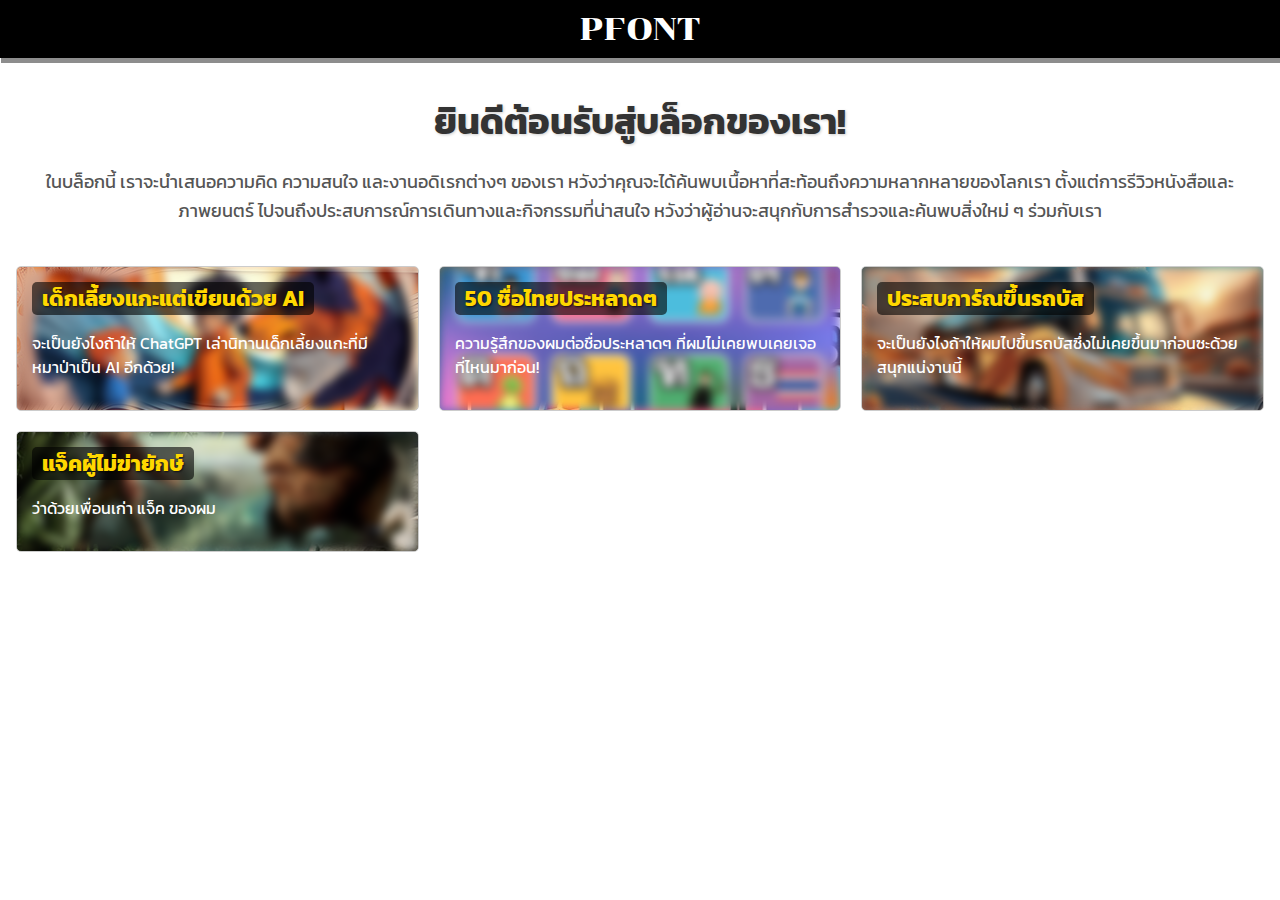
<file: index.html>
<!DOCTYPE html>
<html lang="en">
<head>
    <meta charset="UTF-8">
    <meta name="viewport" content="width=device-width, initial-scale=1.0">
    <link rel="stylesheet" href="style.css">
    <title>My Blog</title>

    <link rel="icon" href="book.ico" type="image/x-icon">
</head>
<body>
    <nav>
        <div class="nav-container">
            <div class="nav-title">PFONT</div>
            <!-- <a href="#contact" class="nav-link">Contact</a> -->
        </div>
    </nav>
    <main>
        <h1>ยินดีต้อนรับสู่บล็อกของเรา!</h1>
        <p class="intro-text">ในบล็อกนี้ เราจะนำเสนอความคิด ความสนใจ และงานอดิเรกต่างๆ ของเรา หวังว่าคุณจะได้ค้นพบเนื้อหาที่สะท้อนถึงความหลากหลายของโลกเรา ตั้งแต่การรีวิวหนังสือและภาพยนตร์ ไปจนถึงประสบการณ์การเดินทางและกิจกรรมที่น่าสนใจ หวังว่าผู้อ่านจะสนุกกับการสำรวจและค้นพบสิ่งใหม่ ๆ ร่วมกับเรา</p>
    
        <div class="article-previews">
            <div class="article-card" style="background-image: url('image1.jpg');">
                <h2><a href="articles/sheep.html">เด็กเลี้ยงแกะแต่เขียนด้วย AI</a></h2>
                <p>จะเป็นยังไงถ้าให้ ChatGPT เล่านิทานเด็กเลี้ยงแกะที่มีหมาป่าเป็น AI อีกด้วย!</p>
            </div>
            <div class="article-card" style="background-image: url('image2.jpg');">
                <h2><a href="articles/names.html">50 ชื่อไทยประหลาดๆ </a></h2>
                <p>ความรู้สึกของผมต่อชื่อประหลาดๆ ที่ผมไม่เคยพบเคยเจอที่ไหนมาก่อน!</p>
            </div>
            <div class="article-card" style="background-image: url('image3.jpg');">
                <h2><a href="articles/bus.html">ประสบการ์ณขึ้นรถบัส</a></h2>
                <p>จะเป็นยังไงถ้าให้ผมไปขึ้นรถบัสซึ่งไม่เคยขึ้นมาก่อนซะด้วย สนุกแน่งานนี้</p>
            </div>
            <div class="article-card" style="background-image: url('image4.jpg');">
                <h2><a href="articles/jack.html">แจ็คผู้ไม่ฆ่ายักษ์</a></h2>
                <p>ว่าด้วยเพื่อนเก่า แจ็ค ของผม</p>
            </div>
        </div>
    </main>
</body>
</html>
</file>
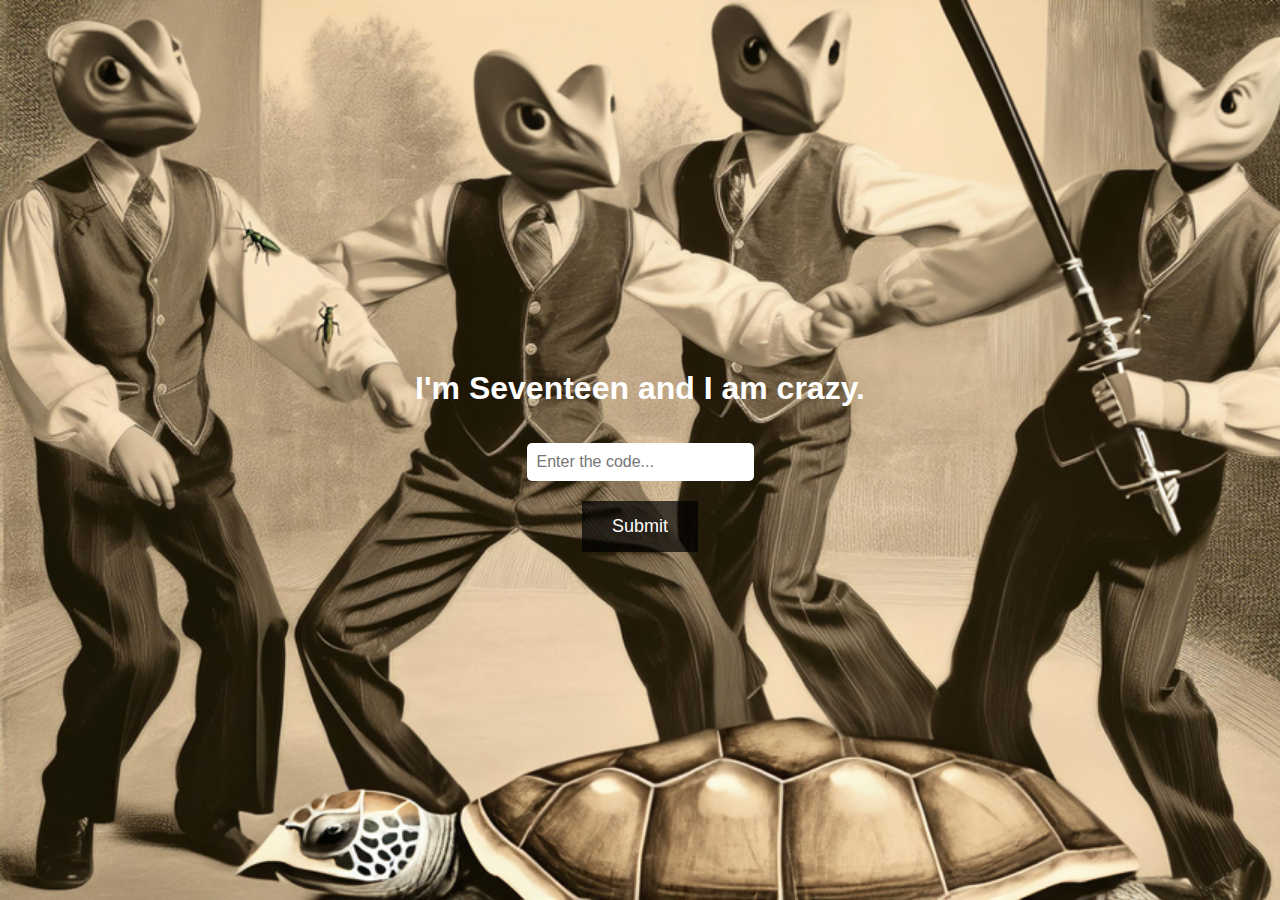
<file: lemon_sherbet.html>
<!DOCTYPE html>
<html lang="en">
<head>
    <meta charset="UTF-8">
    <meta name="viewport" content="width=device-width, initial-scale=1.0">
    <title>YOU GOT ME!</title>
    <style>
        body {
            margin: 0;
            height: 100vh;
            background-image: url('egg.jpg');
            background-size: cover; 
            display: flex;
            justify-content: center;
            align-items: center;
            color: white; 
            font-family: Arial, sans-serif;
            position: relative; 
            text-align: center; 
        }

        #easter-egg-area {
            display: flex;
            flex-direction: column; 
            align-items: center; 
        }

        #hidden-button {
            padding: 15px 30px;
            font-size: 18px;
            border: none;
            background-color: rgba(0, 0, 0, 0.7); 
            color: white;
            cursor: pointer;
            margin-top: 20px; 
        }

        #user-input {
            padding: 10px;
            font-size: 16px;
            margin-top: 15px; 
            border: none;
            border-radius: 5px; 
        }

    </style>
</head>
<body>
    <div id="easter-egg-area">
        <h1>I'm Seventeen and I am crazy.</h1>
        <input type="text" id="user-input" placeholder="Enter the code..." />
        <button id="hidden-button" onclick="checkInput()">Submit</button> 
    </div>

    <script>
        function checkInput() {
            const userInput = document.getElementById('user-input').value;
            /* YOU ARE READING THIS? CLEVER CLEVER! or maybe.... CHEATING!*/
            if (userInput === '451') {
                alert('🥚🎉');
            } else {
                alert('Try again!'); \
            }
        }
    </script>
</body>
</html>
</file>
<file: style.css>
@import url('https://fonts.googleapis.com/css2?family=Kanit:ital,wght@0,100;0,200;0,300;0,400;0,500;0,600;0,700;0,800;0,900;1,100;1,200;1,300;1,400;1,500;1,600;1,700;1,800;1,900&display=swap');
@import url('https://fonts.googleapis.com/css2?family=Chonburi&family=Kanit:ital,wght@0,100;0,200;0,300;0,400;0,500;0,600;0,700;0,800;0,900;1,100;1,200;1,300;1,400;1,500;1,600;1,700;1,800;1,900&display=swap');

body {
    margin: 0;
    font-family: 'Kanit', sans-serif;
}

nav {
    font-family: 'Chonburi';
    background-color: #000000;
    box-shadow: #8d8d8d 1px 5px ;
    color: #fff;
    padding: 10px 20px;
}

nav a {
    font-size: 14pt;
}

nav div {
    font-size: 24pt;
}

.nav-container {
    display: flex;
    justify-content: space-between;
    align-items: center;
}

.nav-title {
    /* font-size: 24px; */
    text-align: center;
    flex-grow: 1;
}

.nav-link {
    color: #fff;
    text-decoration: none;
    padding: 5px 15px;
    border: 1px solid transparent;
    transition: border 0.3s;
}

.nav-link:hover {
    box-shadow: white;
}

.article-previews {
    display: grid;
    grid-template-columns: repeat(auto-fill, minmax(300px, 1fr)); /* Responsive columns */
    gap: 20px; /* Space between cards */
    margin-top: 20px;
}

.article-card {
    position: relative; /* Make positioning relative for the overlay */
    border: 1px solid #ccc;
    border-radius: 5px;
    padding: 15px;
    overflow: hidden; /* Prevent overflow from the overlay */
    color: white; /* Change text color for contrast */
    transition: all 0.3s ease; /* Smooth transition for scale */
}

.article-card::before {
    content: ''; /* Add a pseudo-element for background */
    position: absolute; /* Position it absolutely */
    top: 0; /* Fill the card */
    left: 0; /* Fill the card */
    right: 0; /* Fill the card */
    bottom: 0; /* Fill the card */
    background-image: url('image1.jpg'); /* Set your background image here */
    background-size: cover; /* Make background image cover the card */
    background-position: center; /* Center the image */
    filter: blur(5px); /* Apply blur effect to the background */
    z-index: 0; /* Place it behind the text */
}

.article-card:nth-child(1)::before {
    background-image: url('image1.jpg'); /* Image for first card */
}

.article-card:nth-child(2)::before {
    background-image: url('image2.jpg'); /* Image for second card */
}

.article-card:nth-child(3)::before {
    background-image: url('image3.jpg'); /* Image for third card */
}

.article-card:nth-child(4)::before {
    background-image: url('image4.jpg'); /* Image for fourth card */
}

.article-card h2, .article-card p {
    position: relative; /* Make text position relative to appear above the overlay */
    z-index: 1; /* Bring text above the overlay */
}

.article-card:hover {
    transform: scale(1.05); /* Slightly scale up on hover */
    box-shadow: 0 4px 8px rgba(0, 0, 0, 0.2); /* Add shadow on hover */
}

.article-card h2 {
    font-size: 22px; /* Slightly larger font size */
    margin: 0 0 10px; /* Margin below the title */
    text-shadow: 1px 1px 2px rgba(0, 0, 0, 0.7); /* Add a subtle shadow for better contrast */
}

.article-card a {
    color: #ffd700; /* Gold color for links */
    text-decoration: none; /* Remove underline */
    background-color: rgba(0, 0, 0, 0.6); /* Semi-transparent background */
    padding: 0 10px; /* Padding around the link */
    /* margin: 6px; */
    border-radius: 5px; /* Rounded corners */
    transition: background-color 0.3s, color 0.3s; /* Smooth transition for hover effects */
}

.article-card:hover {
    transform: scale(1.05); /* Slightly scale up on hover */
    box-shadow: 0 4px 8px rgba(0, 0, 0, 0.2); /* Add shadow on hover */
}

main {
    padding: 16px;
}

h1 {
    text-align: center; /* Center the main title */
    font-size: 36px; /* Larger font size for visibility */
    margin: 20px 0; /* Margin for spacing */
    color: #333; /* Color of the title */
    text-shadow: 1px 1px 3px rgba(0, 0, 0, 0.2); /* Subtle shadow for depth */
}

.intro-text {
    text-align: center; /* Center the introduction text */
    font-size: 18px; /* Font size for readability */
    color: #555; /* Darker color for text */
    margin: 0 20px 40px; /* Margin for spacing */
    line-height: 1.6; /* Increase line height for better readability */
}
</file>
